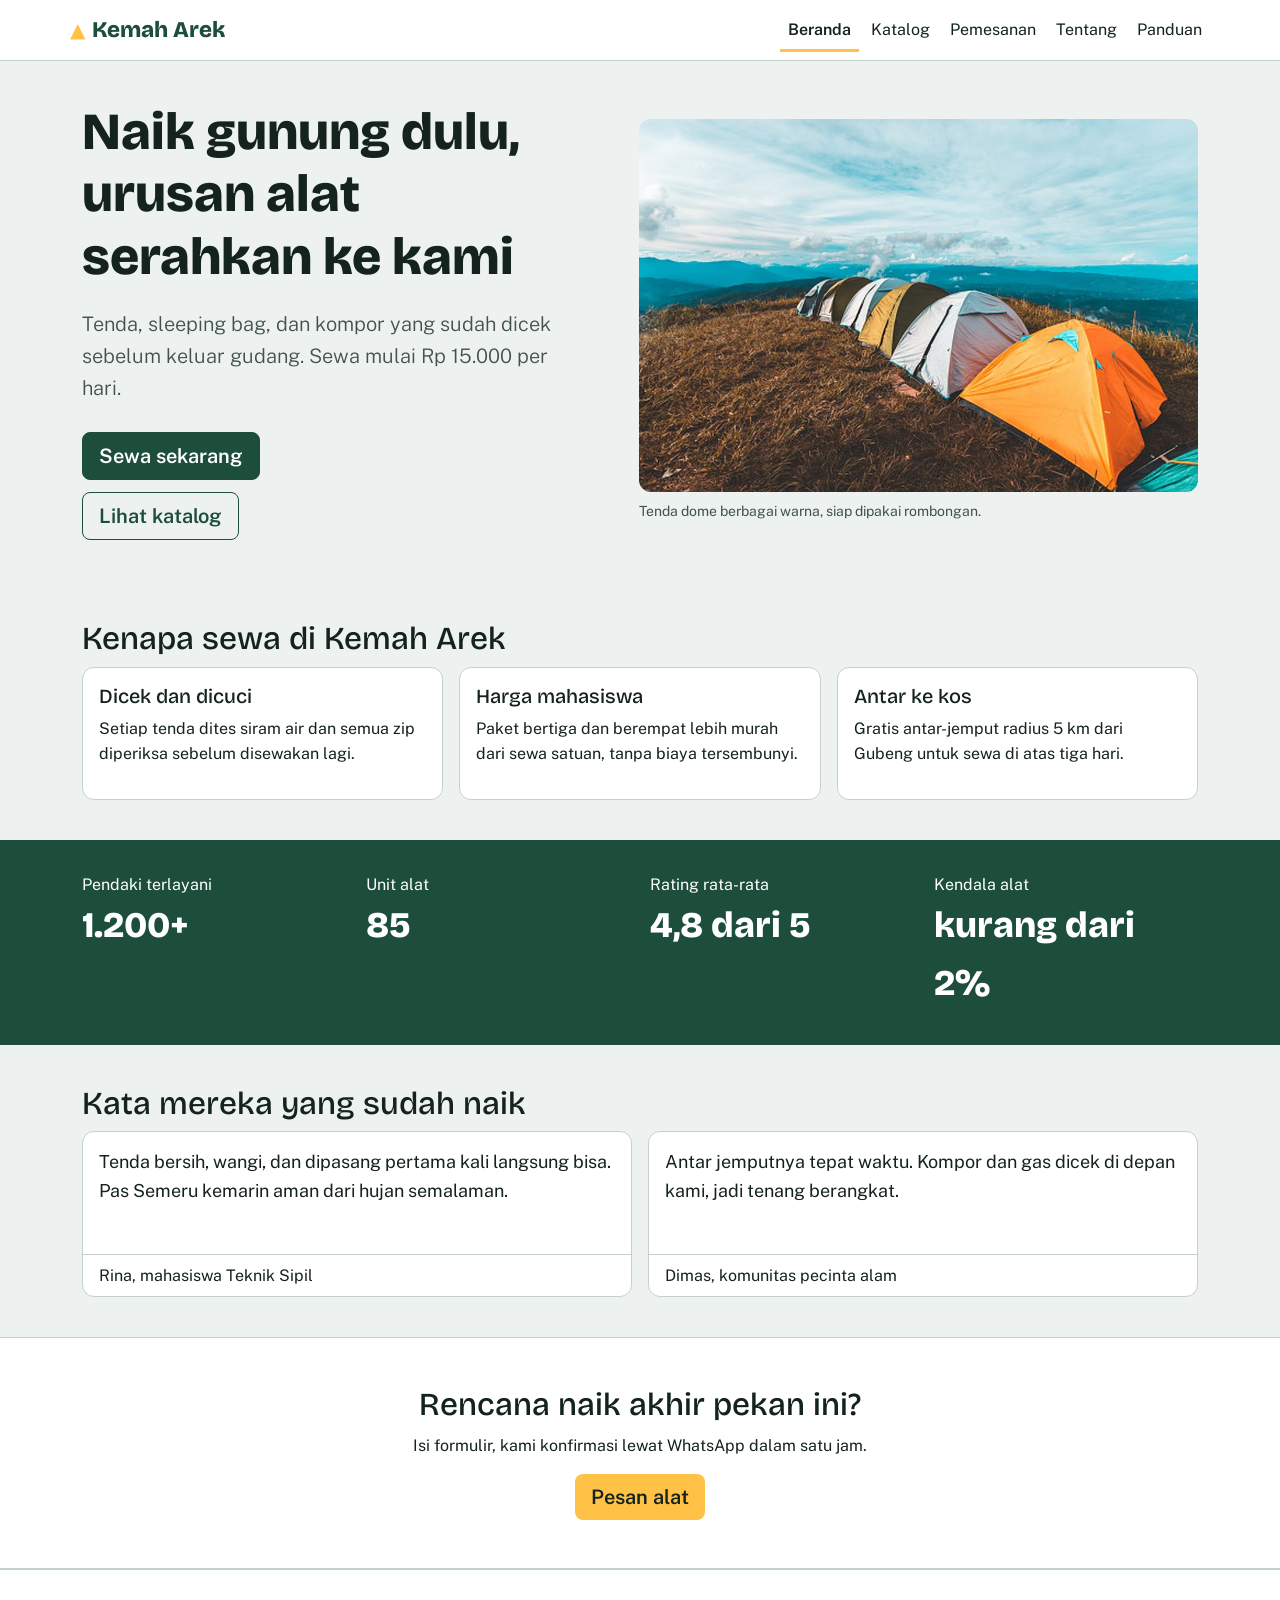
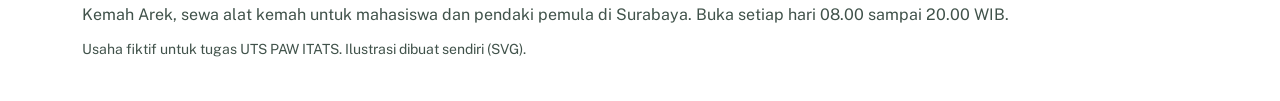
<file: kemah-arek/kemah-arek/index.html>
<!doctype html>
<html lang="id">
<head>
<meta charset="utf-8">
<meta name="viewport" content="width=device-width, initial-scale=1">
<title>Beranda | Kemah Arek</title>
<meta name="description" content="Sewa tenda, sleeping bag, dan kompor camping di Surabaya dengan harga mahasiswa.">
<link rel="preconnect" href="https://fonts.googleapis.com">
<link rel="stylesheet" href="https://fonts.googleapis.com/css2?family=Bricolage+Grotesque:wght@600;800&family=Public+Sans:wght@400;600&display=swap">
<link rel="stylesheet" href="https://cdn.jsdelivr.net/npm/bootstrap@5.3.3/dist/css/bootstrap.min.css">
<link rel="stylesheet" href="css/style.css">
</head>
<body>
<a class="skip-link" href="#konten">Lewati ke konten utama</a>
<header class="site-header">
<nav class="navbar navbar-expand-md container" aria-label="Navigasi utama">
<a class="navbar-brand" href="index.html">Kemah Arek</a>
<button class="navbar-toggler" type="button" data-bs-toggle="collapse" data-bs-target="#menu" aria-controls="menu" aria-expanded="false" aria-label="Buka menu">
<span class="navbar-toggler-icon"></span></button>
<div class="collapse navbar-collapse" id="menu"><ul class="navbar-nav ms-auto"><li class="nav-item"><a class="nav-link" aria-current="page" href="index.html">Beranda</a></li><li class="nav-item"><a class="nav-link" href="katalog.html">Katalog</a></li><li class="nav-item"><a class="nav-link" href="pemesanan.html">Pemesanan</a></li><li class="nav-item"><a class="nav-link" href="tentang.html">Tentang</a></li><li class="nav-item"><a class="nav-link" href="panduan.html">Panduan</a></li></ul></div>
</nav>
</header>
<main id="konten" tabindex="-1">

<section class="hero container" aria-labelledby="judul">
<div class="hero-teks">
<h1 id="judul">Naik gunung dulu, urusan alat serahkan ke kami</h1>
<p class="lead">Tenda, sleeping bag, dan kompor yang sudah dicek sebelum keluar gudang. Sewa mulai Rp 15.000 per hari.</p>
<a class="btn btn-primary btn-lg" href="pemesanan.html">Sewa sekarang</a>
<a class="btn btn-outline-primary btn-lg" href="katalog.html">Lihat katalog</a>
</div>
<figure class="hero-gambar">
<img src="img/hero-960.jpg" srcset="img/hero-480.jpg 480w, img/hero-960.jpg 960w" sizes="(min-width: 64em) 45vw, 100vw" width="960" height="640" alt="Deretan tenda warna-warni di puncak bukit dengan latar pegunungan">
<figcaption>Tenda dome berbagai warna, siap dipakai rombongan.</figcaption>
</figure>
</section>
<section class="container bagian" aria-labelledby="unggul">
<h2 id="unggul">Kenapa sewa di Kemah Arek</h2>
<div class="row g-3">
<div class="col-12 col-md-4"><article class="card h-100"><div class="card-body"><h3 class="h5">Dicek dan dicuci</h3><p>Setiap tenda dites siram air dan semua zip diperiksa sebelum disewakan lagi.</p></div></article></div>
<div class="col-12 col-md-4"><article class="card h-100"><div class="card-body"><h3 class="h5">Harga mahasiswa</h3><p>Paket bertiga dan berempat lebih murah dari sewa satuan, tanpa biaya tersembunyi.</p></div></article></div>
<div class="col-12 col-md-4"><article class="card h-100"><div class="card-body"><h3 class="h5">Antar ke kos</h3><p>Gratis antar-jemput radius 5 km dari Gubeng untuk sewa di atas tiga hari.</p></div></article></div>
</div></section>
<section class="statistik" aria-labelledby="angka"><div class="container">
<h2 id="angka" class="visually-hidden">Kemah Arek dalam angka</h2>
<dl class="stat-grid"><div><dt>Pendaki terlayani</dt><dd>1.200+</dd></div><div><dt>Unit alat</dt><dd>85</dd></div><div><dt>Rating rata-rata</dt><dd>4,8 dari 5</dd></div><div><dt>Kendala alat</dt><dd>kurang dari 2%</dd></div></dl>
</div></section>
<section class="container bagian" aria-labelledby="testi">
<h2 id="testi">Kata mereka yang sudah naik</h2>
<div class="row g-3">
<div class="col-12 col-md-6"><figure class="card h-100 testi"><blockquote class="card-body mb-0"><p>Tenda bersih, wangi, dan dipasang pertama kali langsung bisa. Pas Semeru kemarin aman dari hujan semalaman.</p></blockquote><figcaption class="card-footer">Rina, mahasiswa Teknik Sipil</figcaption></figure></div>
<div class="col-12 col-md-6"><figure class="card h-100 testi"><blockquote class="card-body mb-0"><p>Antar jemputnya tepat waktu. Kompor dan gas dicek di depan kami, jadi tenang berangkat.</p></blockquote><figcaption class="card-footer">Dimas, komunitas pecinta alam</figcaption></figure></div>
</div></section>
<section class="cta" aria-labelledby="cta"><div class="container"><h2 id="cta">Rencana naik akhir pekan ini?</h2><p>Isi formulir, kami konfirmasi lewat WhatsApp dalam satu jam.</p><a class="btn btn-accent btn-lg" href="pemesanan.html">Pesan alat</a></div></section>
</main>
<footer class="site-footer">
<div class="container">
<p>Kemah Arek, sewa alat kemah untuk mahasiswa dan pendaki pemula di Surabaya. Buka setiap hari 08.00 sampai 20.00 WIB.</p>
<p><small>Usaha fiktif untuk tugas UTS PAW ITATS. Ilustrasi dibuat sendiri (SVG).</small></p>
</div>
</footer>
<script src="https://cdn.jsdelivr.net/npm/bootstrap@5.3.3/dist/js/bootstrap.bundle.min.js"></script>
</body>
</html>
</file>
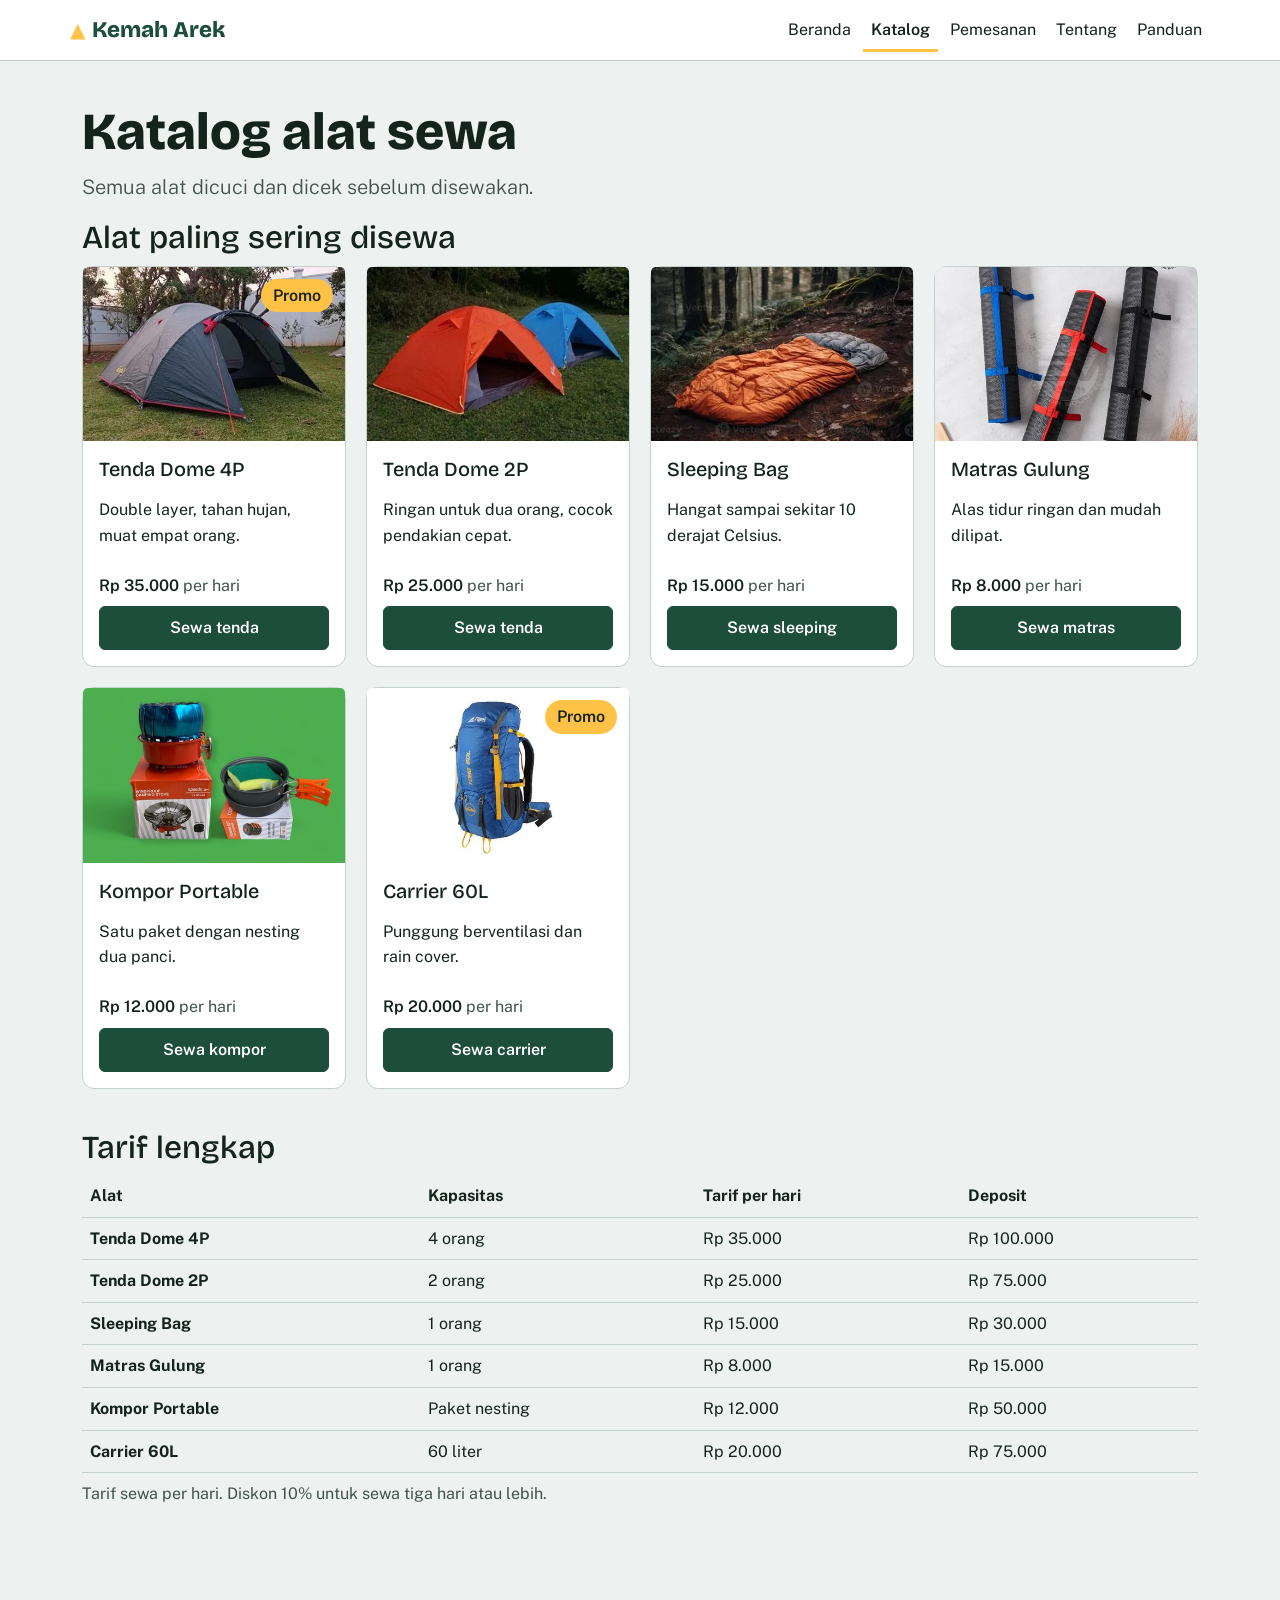
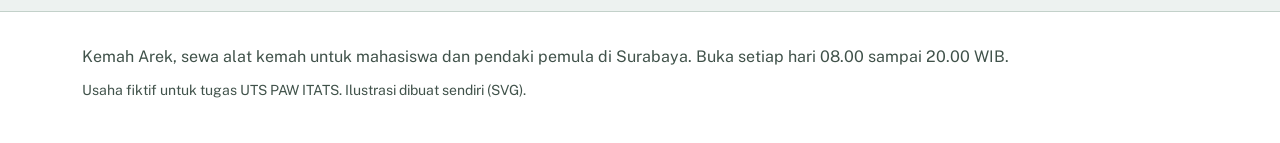
<file: kemah-arek/kemah-arek/katalog.html>
<!doctype html>
<html lang="id">
<head>
<meta charset="utf-8">
<meta name="viewport" content="width=device-width, initial-scale=1">
<title>Katalog Alat | Kemah Arek</title>
<meta name="description" content="Katalog dan tarif sewa tenda, sleeping bag, kompor, dan carrier per hari.">
<link rel="preconnect" href="https://fonts.googleapis.com">
<link rel="stylesheet" href="https://fonts.googleapis.com/css2?family=Bricolage+Grotesque:wght@600;800&family=Public+Sans:wght@400;600&display=swap">
<link rel="stylesheet" href="https://cdn.jsdelivr.net/npm/bootstrap@5.3.3/dist/css/bootstrap.min.css">
<link rel="stylesheet" href="css/style.css">
</head>
<body>
<a class="skip-link" href="#konten">Lewati ke konten utama</a>
<header class="site-header">
<nav class="navbar navbar-expand-md container" aria-label="Navigasi utama">
<a class="navbar-brand" href="index.html">Kemah Arek</a>
<button class="navbar-toggler" type="button" data-bs-toggle="collapse" data-bs-target="#menu" aria-controls="menu" aria-expanded="false" aria-label="Buka menu">
<span class="navbar-toggler-icon"></span></button>
<div class="collapse navbar-collapse" id="menu"><ul class="navbar-nav ms-auto"><li class="nav-item"><a class="nav-link" href="index.html">Beranda</a></li><li class="nav-item"><a class="nav-link" aria-current="page" href="katalog.html">Katalog</a></li><li class="nav-item"><a class="nav-link" href="pemesanan.html">Pemesanan</a></li><li class="nav-item"><a class="nav-link" href="tentang.html">Tentang</a></li><li class="nav-item"><a class="nav-link" href="panduan.html">Panduan</a></li></ul></div>
</nav>
</header>
<main id="konten" tabindex="-1">

<div class="container bagian"><h1>Katalog alat sewa</h1><p class="lead">Semua alat dicuci dan dicek sebelum disewakan.</p>
<section aria-labelledby="galeri"><h2 id="galeri">Alat paling sering disewa</h2><div class="galeri"><article class="card item-card"><span class="badge-promo">Promo</span>
<img class="card-img-top" src="img/tenda-dome-4p.jpg" width="480" height="320" alt="Tenda dome abu-abu berlist merah berdiri di atas rumput" loading="lazy">
<div class="card-body"><h3 class="h5 card-title">Tenda Dome 4P</h3><p class="card-text">Double layer, tahan hujan, muat empat orang.</p><p class="harga">Rp 35.000 <span>per hari</span></p>
<a class="btn btn-primary" href="pemesanan.html">Sewa tenda</a></div></article><article class="card item-card">
<img class="card-img-top" src="img/tenda-dome-2p.jpg" width="480" height="320" alt="Dua tenda dome, oranye dan biru, di lapangan rumput" loading="lazy">
<div class="card-body"><h3 class="h5 card-title">Tenda Dome 2P</h3><p class="card-text">Ringan untuk dua orang, cocok pendakian cepat.</p><p class="harga">Rp 25.000 <span>per hari</span></p>
<a class="btn btn-primary" href="pemesanan.html">Sewa tenda</a></div></article><article class="card item-card">
<img class="card-img-top" src="img/sleeping-bag.jpg" width="480" height="320" alt="Sleeping bag oranye terbentang di tanah hutan" loading="lazy">
<div class="card-body"><h3 class="h5 card-title">Sleeping Bag</h3><p class="card-text">Hangat sampai sekitar 10 derajat Celsius.</p><p class="harga">Rp 15.000 <span>per hari</span></p>
<a class="btn btn-primary" href="pemesanan.html">Sewa sleeping</a></div></article><article class="card item-card">
<img class="card-img-top" src="img/matras.jpg" width="480" height="320" alt="Tiga matras gulung hitam dengan tali pengikat biru, merah, dan hitam" loading="lazy">
<div class="card-body"><h3 class="h5 card-title">Matras Gulung</h3><p class="card-text">Alas tidur ringan dan mudah dilipat.</p><p class="harga">Rp 8.000 <span>per hari</span></p>
<a class="btn btn-primary" href="pemesanan.html">Sewa matras</a></div></article><article class="card item-card">
<img class="card-img-top" src="img/kompor.jpg" width="480" height="320" alt="Kompor camping portable dan set nesting" loading="lazy">
<div class="card-body"><h3 class="h5 card-title">Kompor Portable</h3><p class="card-text">Satu paket dengan nesting dua panci.</p><p class="harga">Rp 12.000 <span>per hari</span></p>
<a class="btn btn-primary" href="pemesanan.html">Sewa kompor</a></div></article><article class="card item-card"><span class="badge-promo">Promo</span>
<img class="card-img-top" src="img/carrier.jpg" width="480" height="320" alt="Carrier biru 60 liter dengan aksen kuning" loading="lazy">
<div class="card-body"><h3 class="h5 card-title">Carrier 60L</h3><p class="card-text">Punggung berventilasi dan rain cover.</p><p class="harga">Rp 20.000 <span>per hari</span></p>
<a class="btn btn-primary" href="pemesanan.html">Sewa carrier</a></div></article></div></section>
<section class="bagian" aria-labelledby="tarif"><h2 id="tarif">Tarif lengkap</h2>
<div class="table-responsive"><table class="table">
<caption>Tarif sewa per hari. Diskon 10% untuk sewa tiga hari atau lebih.</caption>
<thead><tr><th scope="col">Alat</th><th scope="col">Kapasitas</th><th scope="col">Tarif per hari</th><th scope="col">Deposit</th></tr></thead>
<tbody>
<tr><th scope="row">Tenda Dome 4P</th><td>4 orang</td><td>Rp 35.000</td><td>Rp 100.000</td></tr>
<tr><th scope="row">Tenda Dome 2P</th><td>2 orang</td><td>Rp 25.000</td><td>Rp 75.000</td></tr>
<tr><th scope="row">Sleeping Bag</th><td>1 orang</td><td>Rp 15.000</td><td>Rp 30.000</td></tr>
<tr><th scope="row">Matras Gulung</th><td>1 orang</td><td>Rp 8.000</td><td>Rp 15.000</td></tr>
<tr><th scope="row">Kompor Portable</th><td>Paket nesting</td><td>Rp 12.000</td><td>Rp 50.000</td></tr>
<tr><th scope="row">Carrier 60L</th><td>60 liter</td><td>Rp 20.000</td><td>Rp 75.000</td></tr>
</tbody></table></div></section></div>
</main>
<footer class="site-footer">
<div class="container">
<p>Kemah Arek, sewa alat kemah untuk mahasiswa dan pendaki pemula di Surabaya. Buka setiap hari 08.00 sampai 20.00 WIB.</p>
<p><small>Usaha fiktif untuk tugas UTS PAW ITATS. Ilustrasi dibuat sendiri (SVG).</small></p>
</div>
</footer>
<script src="https://cdn.jsdelivr.net/npm/bootstrap@5.3.3/dist/js/bootstrap.bundle.min.js"></script>
</body>
</html>
</file>
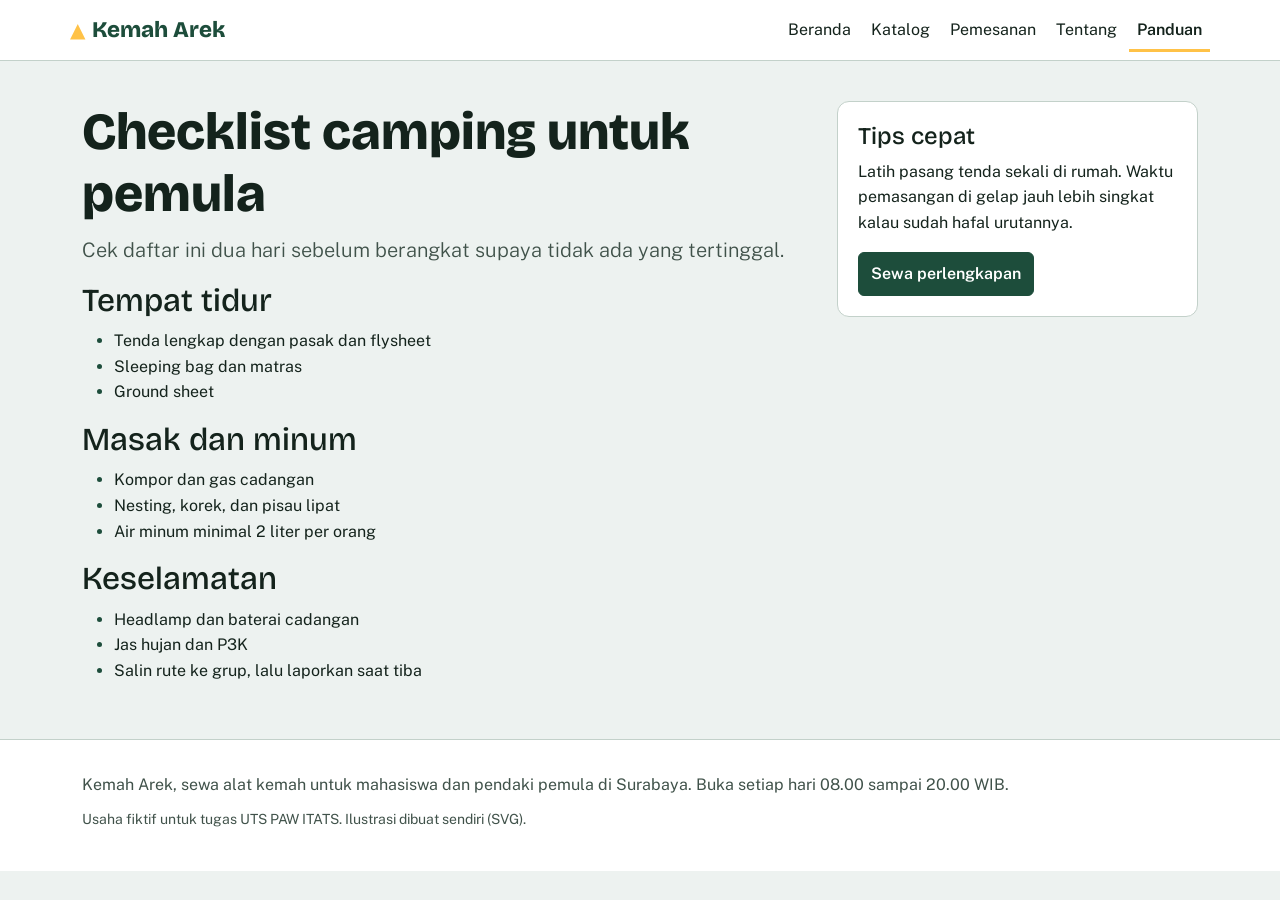
<file: kemah-arek/kemah-arek/panduan.html>
<!doctype html>
<html lang="id">
<head>
<meta charset="utf-8">
<meta name="viewport" content="width=device-width, initial-scale=1">
<title>Panduan Camping | Kemah Arek</title>
<meta name="description" content="Checklist perlengkapan camping untuk pemula sebelum naik gunung.">
<link rel="preconnect" href="https://fonts.googleapis.com">
<link rel="stylesheet" href="https://fonts.googleapis.com/css2?family=Bricolage+Grotesque:wght@600;800&family=Public+Sans:wght@400;600&display=swap">
<link rel="stylesheet" href="https://cdn.jsdelivr.net/npm/bootstrap@5.3.3/dist/css/bootstrap.min.css">
<link rel="stylesheet" href="css/style.css">
</head>
<body>
<a class="skip-link" href="#konten">Lewati ke konten utama</a>
<header class="site-header">
<nav class="navbar navbar-expand-md container" aria-label="Navigasi utama">
<a class="navbar-brand" href="index.html">Kemah Arek</a>
<button class="navbar-toggler" type="button" data-bs-toggle="collapse" data-bs-target="#menu" aria-controls="menu" aria-expanded="false" aria-label="Buka menu">
<span class="navbar-toggler-icon"></span></button>
<div class="collapse navbar-collapse" id="menu"><ul class="navbar-nav ms-auto"><li class="nav-item"><a class="nav-link" href="index.html">Beranda</a></li><li class="nav-item"><a class="nav-link" href="katalog.html">Katalog</a></li><li class="nav-item"><a class="nav-link" href="pemesanan.html">Pemesanan</a></li><li class="nav-item"><a class="nav-link" href="tentang.html">Tentang</a></li><li class="nav-item"><a class="nav-link" aria-current="page" href="panduan.html">Panduan</a></li></ul></div>
</nav>
</header>
<main id="konten" tabindex="-1">

<div class="container bagian layout-artikel"><article><h1>Checklist camping untuk pemula</h1>
<p class="lead">Cek daftar ini dua hari sebelum berangkat supaya tidak ada yang tertinggal.</p>
<h2>Tempat tidur</h2><ul><li>Tenda lengkap dengan pasak dan flysheet</li><li>Sleeping bag dan matras</li><li>Ground sheet</li></ul>
<h2>Masak dan minum</h2><ul><li>Kompor dan gas cadangan</li><li>Nesting, korek, dan pisau lipat</li><li>Air minum minimal 2 liter per orang</li></ul>
<h2>Keselamatan</h2><ul><li>Headlamp dan baterai cadangan</li><li>Jas hujan dan P3K</li><li>Salin rute ke grup, lalu laporkan saat tiba</li></ul></article>
<aside aria-labelledby="tips"><h2 id="tips" class="h4">Tips cepat</h2><p>Latih pasang tenda sekali di rumah. Waktu pemasangan di gelap jauh lebih singkat kalau sudah hafal urutannya.</p><a class="btn btn-primary" href="pemesanan.html">Sewa perlengkapan</a></aside></div>
</main>
<footer class="site-footer">
<div class="container">
<p>Kemah Arek, sewa alat kemah untuk mahasiswa dan pendaki pemula di Surabaya. Buka setiap hari 08.00 sampai 20.00 WIB.</p>
<p><small>Usaha fiktif untuk tugas UTS PAW ITATS. Ilustrasi dibuat sendiri (SVG).</small></p>
</div>
</footer>
<script src="https://cdn.jsdelivr.net/npm/bootstrap@5.3.3/dist/js/bootstrap.bundle.min.js"></script>
</body>
</html>
</file>
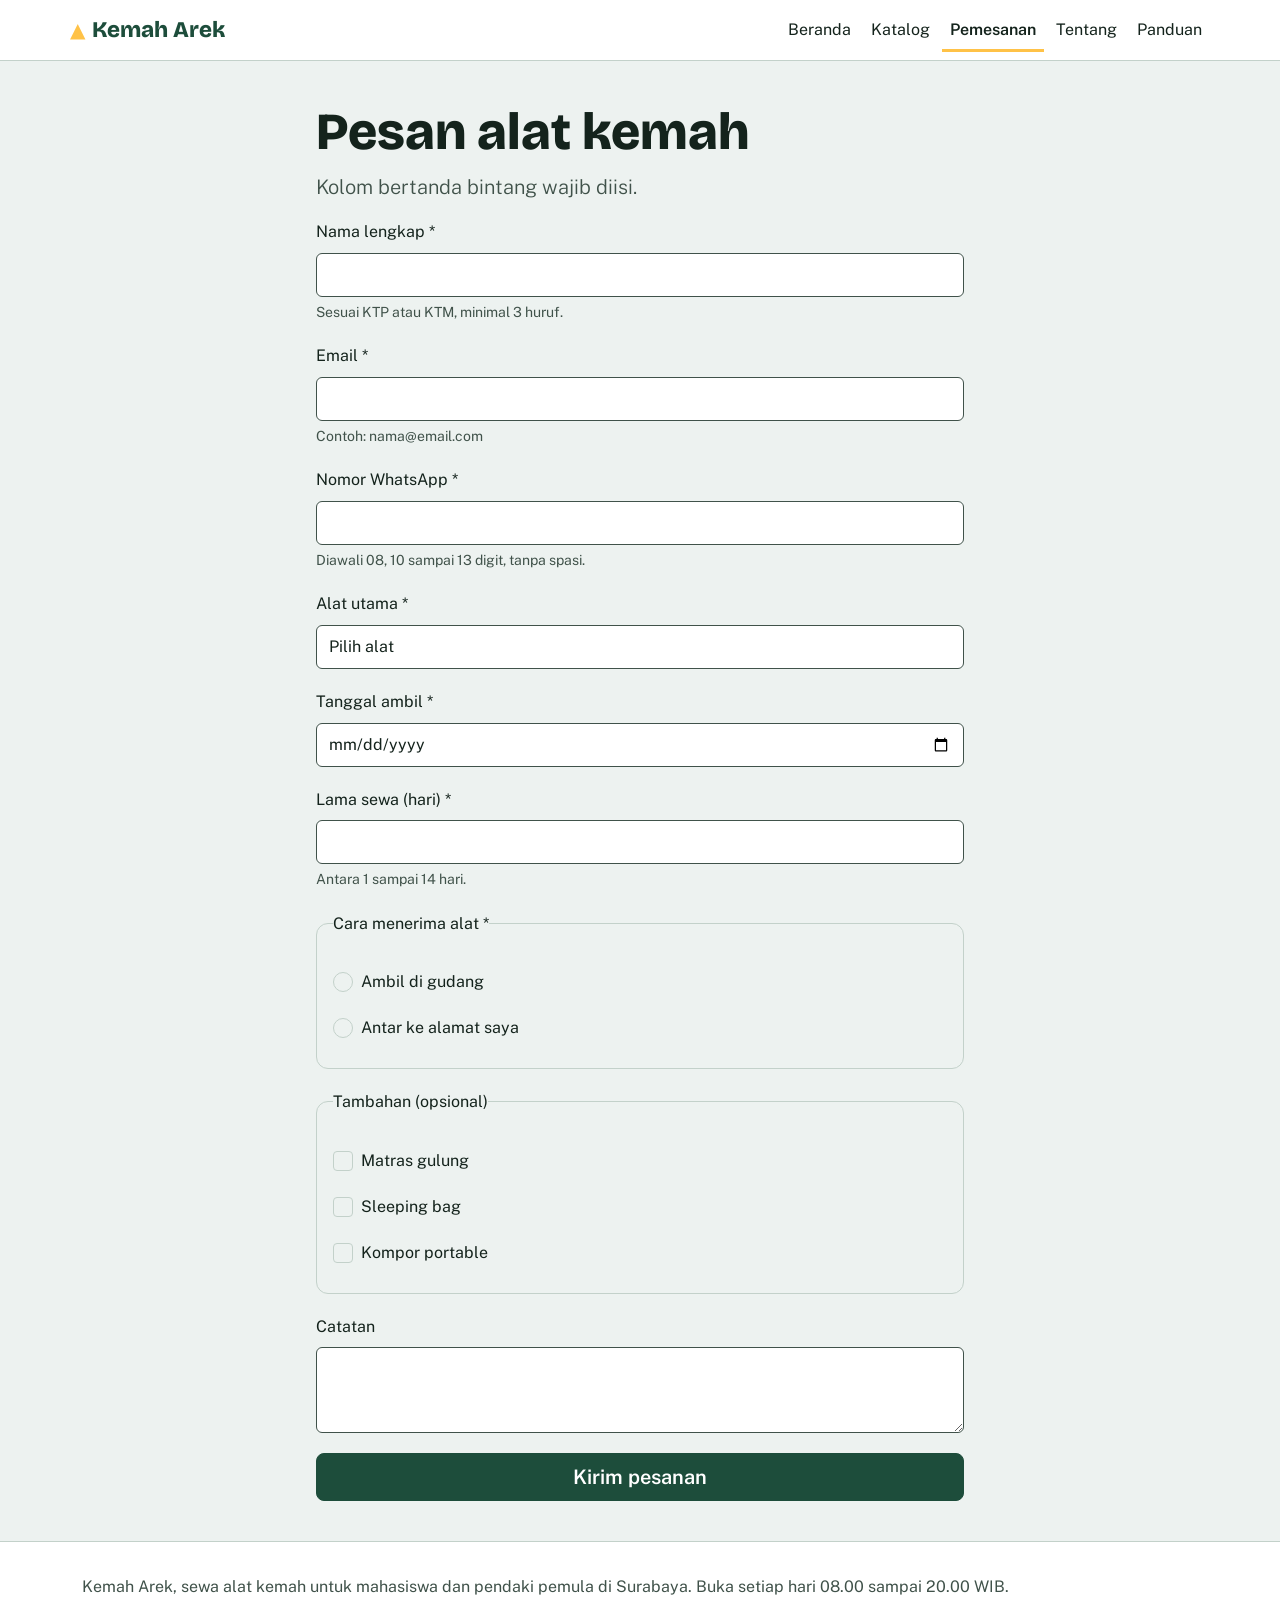
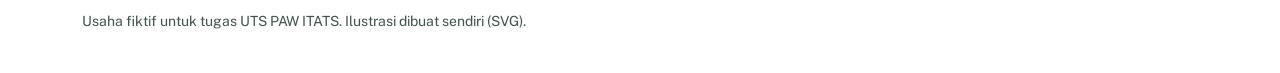
<file: kemah-arek/kemah-arek/pemesanan.html>
<!doctype html>
<html lang="id">
<head>
<meta charset="utf-8">
<meta name="viewport" content="width=device-width, initial-scale=1">
<title>Pemesanan | Kemah Arek</title>
<meta name="description" content="Formulir pemesanan sewa alat kemah Kemah Arek.">
<link rel="preconnect" href="https://fonts.googleapis.com">
<link rel="stylesheet" href="https://fonts.googleapis.com/css2?family=Bricolage+Grotesque:wght@600;800&family=Public+Sans:wght@400;600&display=swap">
<link rel="stylesheet" href="https://cdn.jsdelivr.net/npm/bootstrap@5.3.3/dist/css/bootstrap.min.css">
<link rel="stylesheet" href="css/style.css">
</head>
<body>
<a class="skip-link" href="#konten">Lewati ke konten utama</a>
<header class="site-header">
<nav class="navbar navbar-expand-md container" aria-label="Navigasi utama">
<a class="navbar-brand" href="index.html">Kemah Arek</a>
<button class="navbar-toggler" type="button" data-bs-toggle="collapse" data-bs-target="#menu" aria-controls="menu" aria-expanded="false" aria-label="Buka menu">
<span class="navbar-toggler-icon"></span></button>
<div class="collapse navbar-collapse" id="menu"><ul class="navbar-nav ms-auto"><li class="nav-item"><a class="nav-link" href="index.html">Beranda</a></li><li class="nav-item"><a class="nav-link" href="katalog.html">Katalog</a></li><li class="nav-item"><a class="nav-link" aria-current="page" href="pemesanan.html">Pemesanan</a></li><li class="nav-item"><a class="nav-link" href="tentang.html">Tentang</a></li><li class="nav-item"><a class="nav-link" href="panduan.html">Panduan</a></li></ul></div>
</nav>
</header>
<main id="konten" tabindex="-1">

<div class="container bagian form-halaman"><h1>Pesan alat kemah</h1>
<p class="lead">Kolom bertanda bintang wajib diisi.</p>
<form action="terima-kasih.html" method="get" class="form-arek">
<div><label class="form-label" for="nama">Nama lengkap *</label>
<input class="form-control" type="text" id="nama" name="nama" required minlength="3" autocomplete="name" aria-describedby="nama-bantu">
<div class="form-text" id="nama-bantu">Sesuai KTP atau KTM, minimal 3 huruf.</div></div>
<div><label class="form-label" for="email">Email *</label>
<input class="form-control" type="email" id="email" name="email" required autocomplete="email" inputmode="email" aria-describedby="email-bantu">
<div class="form-text" id="email-bantu">Contoh: nama@email.com</div></div>
<div><label class="form-label" for="hp">Nomor WhatsApp *</label>
<input class="form-control" type="tel" id="hp" name="hp" required pattern="08[0-9]{8,11}" autocomplete="tel" inputmode="tel" aria-describedby="hp-bantu">
<div class="form-text" id="hp-bantu">Diawali 08, 10 sampai 13 digit, tanpa spasi.</div></div>
<div><label class="form-label" for="alat">Alat utama *</label>
<select class="form-select" id="alat" name="alat" required>
<option value="">Pilih alat</option><option>Tenda Dome 4P</option><option>Tenda Dome 2P</option><option>Carrier 60L</option></select></div>
<div><label class="form-label" for="tanggal">Tanggal ambil *</label>
<input class="form-control" type="date" id="tanggal" name="tanggal" required min="2026-11-10"></div>
<div><label class="form-label" for="hari">Lama sewa (hari) *</label>
<input class="form-control" type="number" id="hari" name="hari" required min="1" max="14" inputmode="numeric" aria-describedby="hari-bantu">
<div class="form-text" id="hari-bantu">Antara 1 sampai 14 hari.</div></div>
<fieldset><legend class="form-label">Cara menerima alat *</legend>
<div class="form-check"><input class="form-check-input" type="radio" id="ambil" name="cara" value="ambil" required><label class="form-check-label" for="ambil">Ambil di gudang</label></div>
<div class="form-check"><input class="form-check-input" type="radio" id="antar" name="cara" value="antar"><label class="form-check-label" for="antar">Antar ke alamat saya</label></div></fieldset>
<fieldset><legend class="form-label">Tambahan (opsional)</legend>
<div class="form-check"><input class="form-check-input" type="checkbox" id="matras" name="tambahan" value="matras"><label class="form-check-label" for="matras">Matras gulung</label></div>
<div class="form-check"><input class="form-check-input" type="checkbox" id="sb" name="tambahan" value="sleeping-bag"><label class="form-check-label" for="sb">Sleeping bag</label></div>
<div class="form-check"><input class="form-check-input" type="checkbox" id="kompor" name="tambahan" value="kompor"><label class="form-check-label" for="kompor">Kompor portable</label></div></fieldset>
<div><label class="form-label" for="catatan">Catatan</label>
<textarea class="form-control" id="catatan" name="catatan" rows="3" maxlength="200" autocomplete="off"></textarea></div>
<button class="btn btn-primary btn-lg" type="submit">Kirim pesanan</button>
</form></div>
</main>
<footer class="site-footer">
<div class="container">
<p>Kemah Arek, sewa alat kemah untuk mahasiswa dan pendaki pemula di Surabaya. Buka setiap hari 08.00 sampai 20.00 WIB.</p>
<p><small>Usaha fiktif untuk tugas UTS PAW ITATS. Ilustrasi dibuat sendiri (SVG).</small></p>
</div>
</footer>
<script src="https://cdn.jsdelivr.net/npm/bootstrap@5.3.3/dist/js/bootstrap.bundle.min.js"></script>
</body>
</html>
</file>
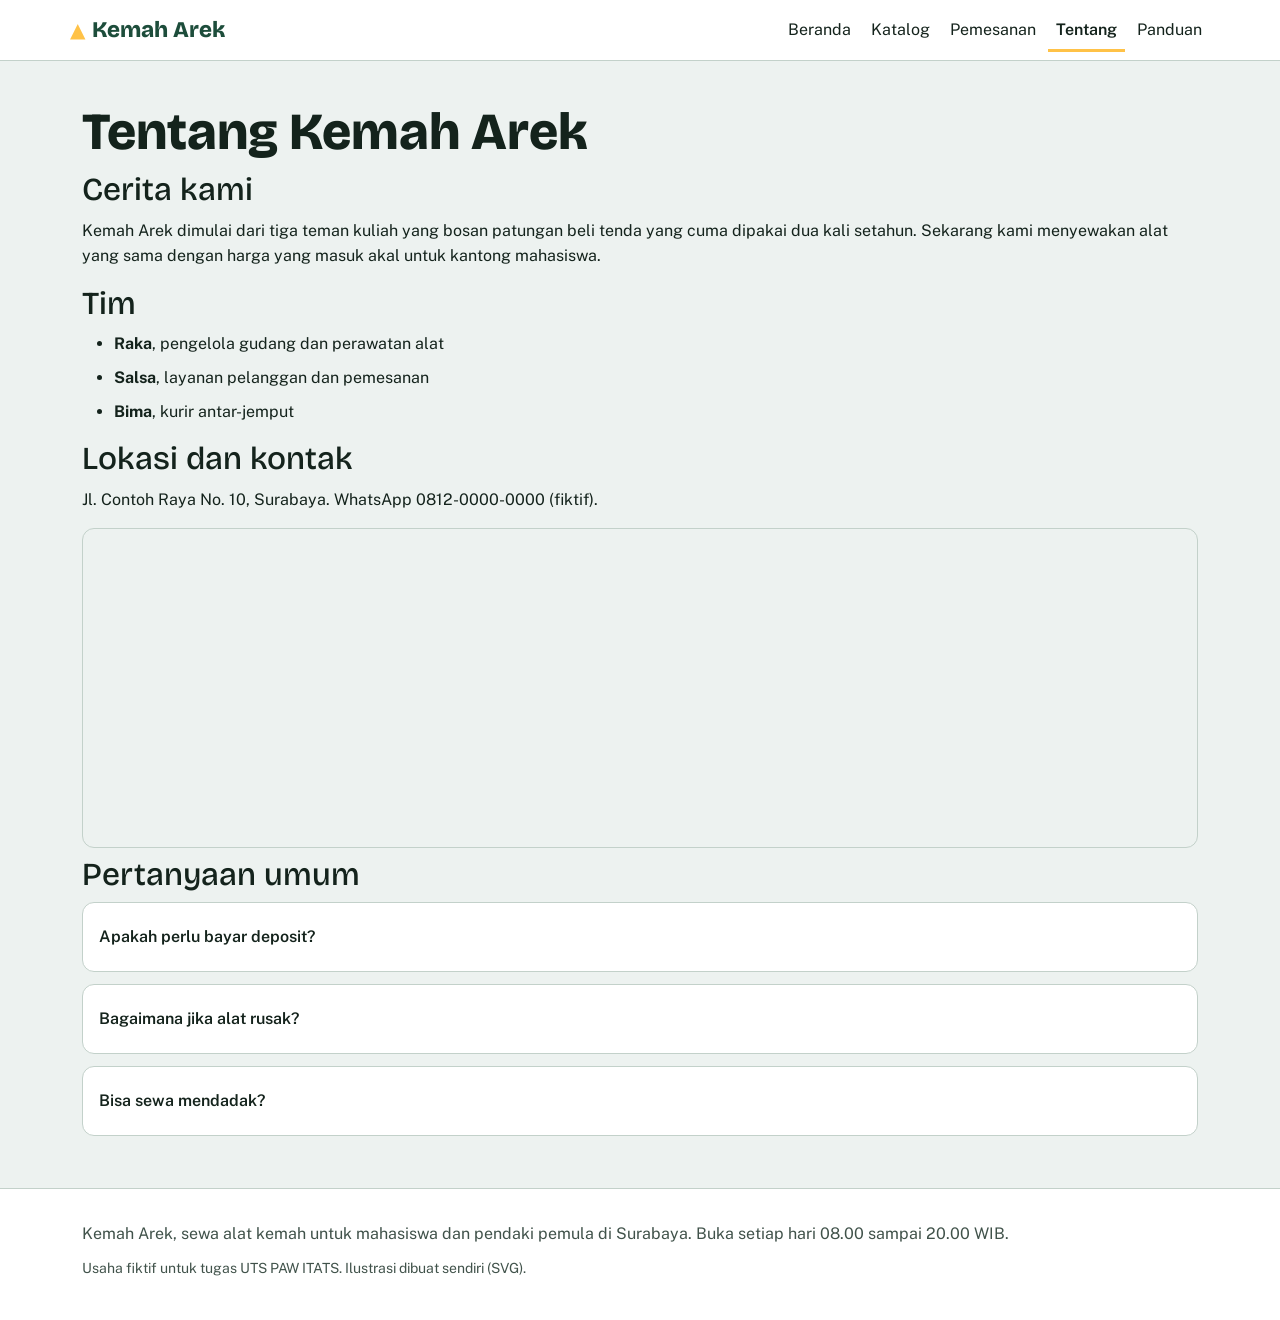
<file: kemah-arek/kemah-arek/tentang.html>
<!doctype html>
<html lang="id">
<head>
<meta charset="utf-8">
<meta name="viewport" content="width=device-width, initial-scale=1">
<title>Tentang & Kontak | Kemah Arek</title>
<meta name="description" content="Profil, tim, lokasi, dan pertanyaan umum seputar Kemah Arek.">
<link rel="preconnect" href="https://fonts.googleapis.com">
<link rel="stylesheet" href="https://fonts.googleapis.com/css2?family=Bricolage+Grotesque:wght@600;800&family=Public+Sans:wght@400;600&display=swap">
<link rel="stylesheet" href="https://cdn.jsdelivr.net/npm/bootstrap@5.3.3/dist/css/bootstrap.min.css">
<link rel="stylesheet" href="css/style.css">
</head>
<body>
<a class="skip-link" href="#konten">Lewati ke konten utama</a>
<header class="site-header">
<nav class="navbar navbar-expand-md container" aria-label="Navigasi utama">
<a class="navbar-brand" href="index.html">Kemah Arek</a>
<button class="navbar-toggler" type="button" data-bs-toggle="collapse" data-bs-target="#menu" aria-controls="menu" aria-expanded="false" aria-label="Buka menu">
<span class="navbar-toggler-icon"></span></button>
<div class="collapse navbar-collapse" id="menu"><ul class="navbar-nav ms-auto"><li class="nav-item"><a class="nav-link" href="index.html">Beranda</a></li><li class="nav-item"><a class="nav-link" href="katalog.html">Katalog</a></li><li class="nav-item"><a class="nav-link" href="pemesanan.html">Pemesanan</a></li><li class="nav-item"><a class="nav-link" aria-current="page" href="tentang.html">Tentang</a></li><li class="nav-item"><a class="nav-link" href="panduan.html">Panduan</a></li></ul></div>
</nav>
</header>
<main id="konten" tabindex="-1">

<div class="container bagian"><h1>Tentang Kemah Arek</h1>
<section aria-labelledby="profil"><h2 id="profil">Cerita kami</h2>
<p>Kemah Arek dimulai dari tiga teman kuliah yang bosan patungan beli tenda yang cuma dipakai dua kali setahun. Sekarang kami menyewakan alat yang sama dengan harga yang masuk akal untuk kantong mahasiswa.</p></section>
<section aria-labelledby="tim"><h2 id="tim">Tim</h2>
<ul class="tim"><li><strong>Raka</strong>, pengelola gudang dan perawatan alat</li><li><strong>Salsa</strong>, layanan pelanggan dan pemesanan</li><li><strong>Bima</strong>, kurir antar-jemput</li></ul></section>
<section aria-labelledby="lokasi"><h2 id="lokasi">Lokasi dan kontak</h2>
<p>Jl. Contoh Raya No. 10, Surabaya. WhatsApp 0812-0000-0000 (fiktif).</p>
<iframe title="Peta lokasi gudang Kemah Arek di Surabaya" src="https://www.openstreetmap.org/export/embed.html?bbox=112.70%2C-7.32%2C112.80%2C-7.24&amp;layout=mapnik" loading="lazy" width="600" height="320"></iframe></section>
<section aria-labelledby="faq"><h2 id="faq">Pertanyaan umum</h2>
<details><summary>Apakah perlu bayar deposit?</summary><p>Ya, deposit dikembalikan penuh saat alat kembali dalam kondisi baik.</p></details>
<details><summary>Bagaimana jika alat rusak?</summary><p>Kerusakan wajar karena pemakaian tidak dikenai biaya. Kerusakan berat diganti sesuai harga perbaikan.</p></details>
<details><summary>Bisa sewa mendadak?</summary><p>Bisa, selama stok ada. Pesan minimal enam jam sebelum pengambilan.</p></details></section></div>
</main>
<footer class="site-footer">
<div class="container">
<p>Kemah Arek, sewa alat kemah untuk mahasiswa dan pendaki pemula di Surabaya. Buka setiap hari 08.00 sampai 20.00 WIB.</p>
<p><small>Usaha fiktif untuk tugas UTS PAW ITATS. Ilustrasi dibuat sendiri (SVG).</small></p>
</div>
</footer>
<script src="https://cdn.jsdelivr.net/npm/bootstrap@5.3.3/dist/js/bootstrap.bundle.min.js"></script>
</body>
</html>
</file>
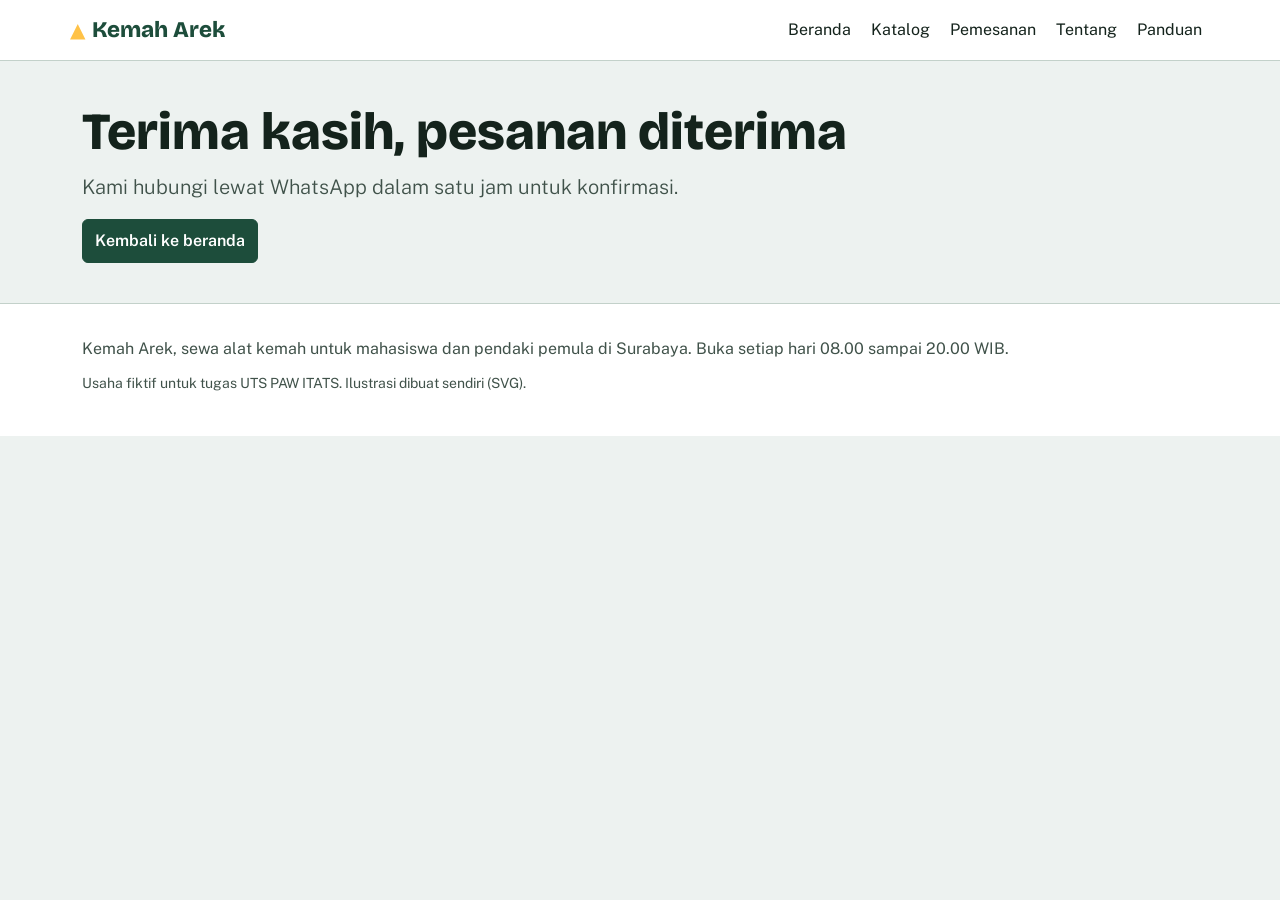
<file: kemah-arek/kemah-arek/terima-kasih.html>
<!doctype html>
<html lang="id">
<head>
<meta charset="utf-8">
<meta name="viewport" content="width=device-width, initial-scale=1">
<title>Terima Kasih | Kemah Arek</title>
<meta name="description" content="Pesanan sewa alat kemah Anda sudah kami terima.">
<link rel="preconnect" href="https://fonts.googleapis.com">
<link rel="stylesheet" href="https://fonts.googleapis.com/css2?family=Bricolage+Grotesque:wght@600;800&family=Public+Sans:wght@400;600&display=swap">
<link rel="stylesheet" href="https://cdn.jsdelivr.net/npm/bootstrap@5.3.3/dist/css/bootstrap.min.css">
<link rel="stylesheet" href="css/style.css">
</head>
<body>
<a class="skip-link" href="#konten">Lewati ke konten utama</a>
<header class="site-header">
<nav class="navbar navbar-expand-md container" aria-label="Navigasi utama">
<a class="navbar-brand" href="index.html">Kemah Arek</a>
<button class="navbar-toggler" type="button" data-bs-toggle="collapse" data-bs-target="#menu" aria-controls="menu" aria-expanded="false" aria-label="Buka menu">
<span class="navbar-toggler-icon"></span></button>
<div class="collapse navbar-collapse" id="menu"><ul class="navbar-nav ms-auto"><li class="nav-item"><a class="nav-link" href="index.html">Beranda</a></li><li class="nav-item"><a class="nav-link" href="katalog.html">Katalog</a></li><li class="nav-item"><a class="nav-link" href="pemesanan.html">Pemesanan</a></li><li class="nav-item"><a class="nav-link" href="tentang.html">Tentang</a></li><li class="nav-item"><a class="nav-link" href="panduan.html">Panduan</a></li></ul></div>
</nav>
</header>
<main id="konten" tabindex="-1">
<div class="container bagian"><h1>Terima kasih, pesanan diterima</h1><p class="lead">Kami hubungi lewat WhatsApp dalam satu jam untuk konfirmasi.</p><a class="btn btn-primary" href="index.html">Kembali ke beranda</a></div>
</main>
<footer class="site-footer">
<div class="container">
<p>Kemah Arek, sewa alat kemah untuk mahasiswa dan pendaki pemula di Surabaya. Buka setiap hari 08.00 sampai 20.00 WIB.</p>
<p><small>Usaha fiktif untuk tugas UTS PAW ITATS. Ilustrasi dibuat sendiri (SVG).</small></p>
</div>
</footer>
<script src="https://cdn.jsdelivr.net/npm/bootstrap@5.3.3/dist/js/bootstrap.bundle.min.js"></script>
</body>
</html>
</file>
<file: kemah-arek/kemah-arek/css/style.css>
/* Kemah Arek - style.css (dimuat setelah Bootstrap 5.3) */
:root{
  --bg:#edf2f0; --surface:#ffffff; --text:#14231c; --muted:#40524a;
  --primary:#1d4d3b; --on-primary:#ffffff; --accent:#ffc247; --on-accent:#14231c;
  --line:#c3d1ca; --danger:#a4161a;
  --font-head:"Bricolage Grotesque",system-ui,sans-serif;
  --font-body:"Public Sans",system-ui,sans-serif;
  --space:1rem; --radius:.75rem;
}
@media (prefers-color-scheme:dark){
  :root{--bg:#0d1612; --surface:#16231d; --text:#eaf1ed; --muted:#b4c4bb;
    --primary:#8fd8b0; --on-primary:#0d1612; --accent:#ffc247; --on-accent:#14231c;
    --line:#2f443a; --danger:#ff8d8f;}
}
*,*::before,*::after{box-sizing:border-box}
body{font-family:var(--font-body);font-size:1rem;line-height:1.6;background:var(--bg);color:var(--text);
  --bs-body-bg:var(--bg);--bs-body-color:var(--text);--bs-border-color:var(--line);--bs-link-color:var(--primary);--bs-link-hover-color:var(--text)}
h1,h2,h3,.navbar-brand{font-family:var(--font-head);line-height:1.2}
h1{font-size:clamp(1.9rem,1.2rem + 3.5vw,3.25rem);font-weight:800}
h2{font-size:clamp(1.4rem,1.1rem + 1.5vw,2rem)}
a{color:var(--primary)}
:focus-visible{outline:3px solid var(--accent);outline-offset:3px;border-radius:.25rem}
.skip-link{position:absolute;left:var(--space);top:-4rem;background:var(--accent);color:var(--on-accent);padding:.75rem 1rem;z-index:2000;border-radius:var(--radius)}
.skip-link:focus{top:var(--space)}
/* header + navbar (Bootstrap navbar, warna lewat token) */
.site-header{position:sticky;top:0;z-index:1000;background:var(--surface);border-bottom:1px solid var(--line)}
.navbar{--bs-navbar-color:var(--text);--bs-navbar-hover-color:var(--primary);--bs-navbar-active-color:var(--primary);--bs-navbar-toggler-border-color:var(--line);--bs-navbar-brand-color:var(--primary);--bs-navbar-brand-hover-color:var(--primary)}
.navbar-brand{font-weight:800;font-size:1.4rem;min-height:2.75rem;display:inline-flex;align-items:center}
.navbar-toggler{min-width:2.75rem;min-height:2.75rem;color:var(--text)}
.navbar-toggler-icon{filter:none;background-color:transparent}
.navbar .nav-link{min-height:2.75rem;display:flex;align-items:center;padding-inline:.75rem}
.navbar .nav-link[aria-current="page"]{font-weight:600;box-shadow:inset 0 -3px 0 var(--accent)}
.navbar-nav{gap:.25rem}
/* tombol */
.btn{min-height:2.75rem;display:inline-flex;align-items:center;justify-content:center;font-weight:600}
.btn-primary{--bs-btn-bg:var(--primary);--bs-btn-border-color:var(--primary);--bs-btn-color:var(--on-primary);--bs-btn-hover-bg:var(--text);--bs-btn-hover-border-color:var(--text);--bs-btn-hover-color:var(--bg);--bs-btn-active-bg:var(--text);--bs-btn-active-color:var(--bg)}
.btn-outline-primary{--bs-btn-color:var(--primary);--bs-btn-border-color:var(--primary);--bs-btn-hover-bg:var(--primary);--bs-btn-hover-color:var(--on-primary);--bs-btn-hover-border-color:var(--primary)}
.btn-accent{background:var(--accent);color:var(--on-accent);border:0}
.btn-accent:hover{background:var(--text);color:var(--bg)}
/* kartu, tabel */
.card{--bs-card-bg:var(--surface);--bs-card-color:var(--text);--bs-card-border-color:var(--line);--bs-card-cap-bg:transparent;--bs-card-border-radius:var(--radius)}
.table{--bs-table-bg:transparent;--bs-table-color:var(--text);--bs-table-border-color:var(--line)}
caption{color:var(--muted)}
/* layout */
.bagian{padding-block:2.5rem}
.lead{color:var(--muted)}
.hero{display:grid;gap:1.5rem;padding-block:2.5rem;grid-template-areas:"teks" "gambar"}
.hero-teks{grid-area:teks;display:flex;flex-direction:column;align-items:flex-start;gap:.75rem}
.hero-gambar{grid-area:gambar;margin:0}
.hero-gambar img{max-width:100%;height:auto;border-radius:var(--radius)}
.hero-gambar figcaption{color:var(--muted);font-size:.875rem;margin-top:.5rem}
.statistik{background:var(--primary);color:var(--on-primary);padding-block:2rem}
.stat-grid{display:grid;grid-template-columns:1fr;gap:1.25rem;margin:0}
.stat-grid dt{font-weight:400}
.stat-grid dd{font-family:var(--font-head);font-size:clamp(1.5rem,1rem + 2vw,2.25rem);font-weight:800;margin:0}
.testi blockquote{font-size:1.125rem}
.cta{background:var(--surface);border-block:1px solid var(--line);padding-block:3rem;text-align:center}
.galeri{display:grid;gap:1.25rem;grid-template-columns:repeat(auto-fit,minmax(min(100%,16rem),1fr))}
.item-card{position:relative}
.item-card .card-body{display:flex;flex-direction:column;gap:.5rem;height:100%}
.item-card .btn{margin-top:auto}
.item-card img{height:auto}
.harga{font-weight:600;margin:0}
.harga span{font-weight:400;color:var(--muted)}
.badge-promo{position:absolute;top:.75rem;right:.75rem;background:var(--accent);color:var(--on-accent);font-weight:600;padding:.25rem .75rem;border-radius:2rem;z-index:1}
.tim li{margin-bottom:.5rem}
iframe{width:100%;max-width:100%;height:20rem;border:1px solid var(--line);border-radius:var(--radius)}
details{background:var(--surface);border:1px solid var(--line);border-radius:var(--radius);padding:.75rem 1rem;margin-bottom:.75rem}
summary{cursor:pointer;font-weight:600;min-height:2.75rem;display:flex;align-items:center}
.layout-artikel{display:grid;gap:2rem;grid-template-areas:"artikel" "samping"}
.layout-artikel article{grid-area:artikel}
.layout-artikel aside{grid-area:samping;background:var(--surface);border:1px solid var(--line);border-radius:var(--radius);padding:1.25rem;align-self:start}
.layout-artikel li::marker{color:var(--primary)}
/* form */
.form-halaman{max-width:42rem}
.form-arek{display:flex;flex-direction:column;gap:1.25rem}
.form-arek .form-control,.form-arek .form-select{min-height:2.75rem;background:var(--surface);color:var(--text);border-color:var(--muted)}
.form-arek legend{font-size:1rem;margin-bottom:.5rem;float:none;width:auto}
.form-arek fieldset{border:1px solid var(--line);border-radius:var(--radius);padding:1rem}
.form-text{color:var(--muted)}
.form-check-input{width:1.25rem;height:1.25rem}
.form-check{min-height:2.75rem;display:flex;align-items:center;gap:.5rem;padding-left:0}
.form-check .form-check-input{margin:0;float:none}
.form-arek :user-invalid{border-color:var(--danger);box-shadow:0 0 0 .2rem color-mix(in srgb,var(--danger) 30%,transparent)}
.form-arek :user-invalid~.form-text::before{content:"Periksa isian ini. ";color:var(--danger);font-weight:600}
/* footer */
.site-footer{background:var(--surface);border-top:1px solid var(--line);padding-block:2rem;color:var(--muted)}
.site-footer p{margin-bottom:.5rem}
.navbar-brand::before{content:"\25B2";color:var(--accent);margin-right:.4rem;font-size:.9em}
/* breakpoint mobile-first */
@media (min-width:40em){
  .stat-grid{grid-template-columns:repeat(2,1fr)}
}
@media (min-width:64em){
  .hero{grid-template-columns:1fr 1.1fr;grid-template-areas:"teks gambar";align-items:center;gap:3rem}
  .stat-grid{grid-template-columns:repeat(4,1fr)}
  .layout-artikel{grid-template-columns:2fr 1fr;grid-template-areas:"artikel samping"}
  .layout-artikel aside{position:sticky;top:6rem}
}
@media (prefers-reduced-motion:no-preference){
  .btn,.nav-link{transition:background-color .2s,color .2s}
  .item-card:hover{transform:translateY(-3px);transition:transform .2s}
}
@media (prefers-reduced-motion:reduce){
  *,*::before,*::after{animation:none;transition:none;scroll-behavior:auto}
}
</file>
